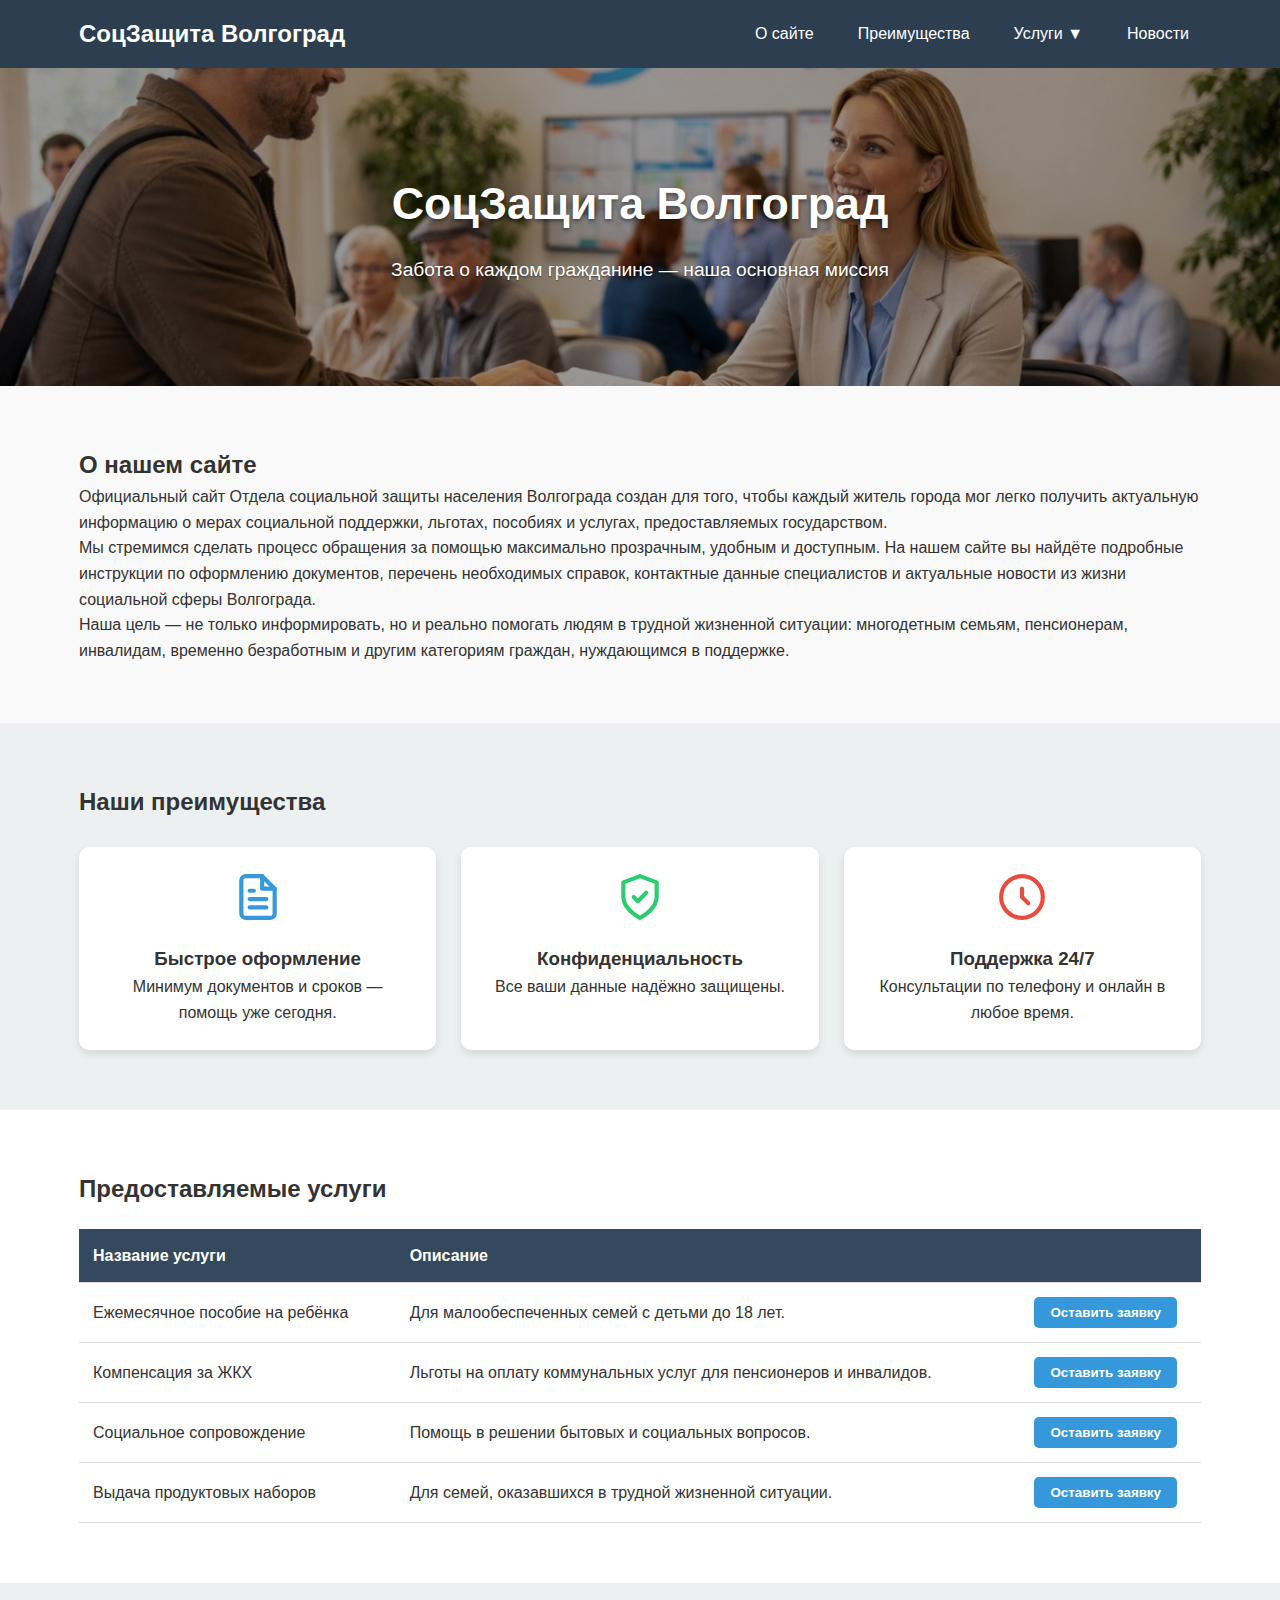
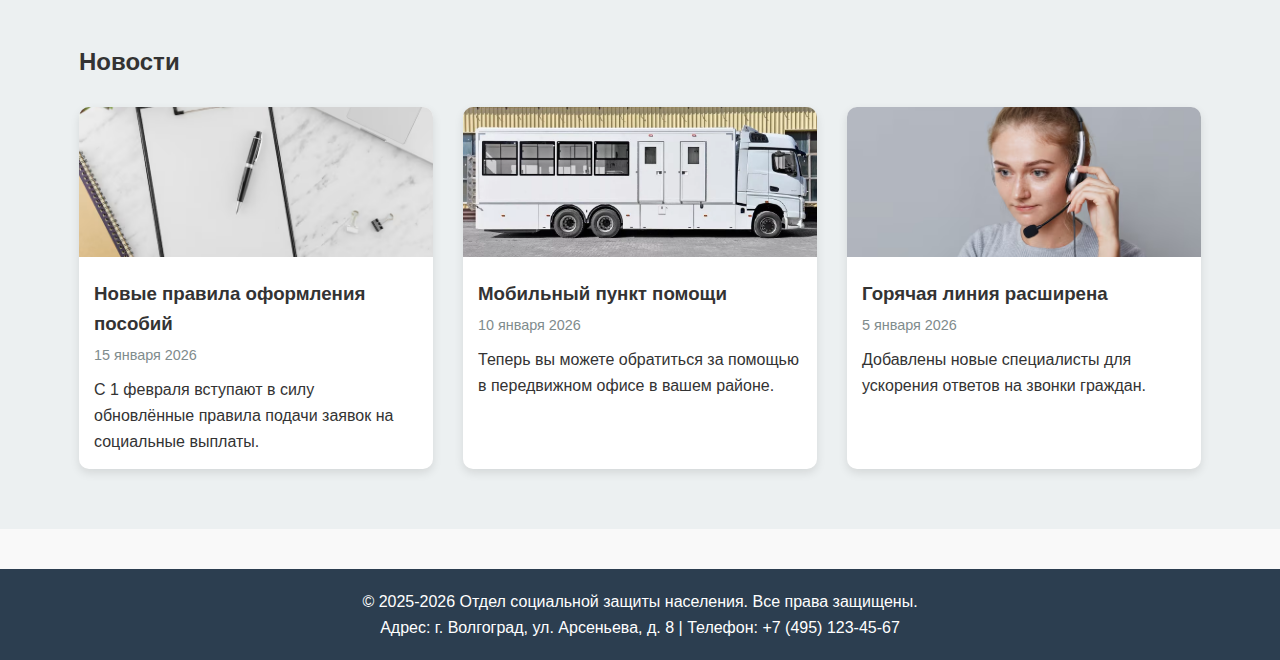
<file: index.html>
<!DOCTYPE html>
<html lang="ru">
<head>
  <meta charset="UTF-8" />
  <meta name="viewport" content="width=device-width, initial-scale=1.0"/>
  <title>Отдел социальной защиты</title>
  <link rel="stylesheet" href="style.css" />
</head>
<!-- Модальное окно заявки -->
<div id="modal" class="modal">
  <div class="modal-content">
    <span class="close">&times;</span>
    <h2 id="modal-title">Оставить заявку</h2>
    <p id="modal-description"></p>

    <form id="application-form">
      <label for="fullname">ФИО *</label>
      <input type="text" id="fullname" required>

      <label for="phone">Телефон *</label>
      <input type="tel" id="phone" required>

      <label for="email">Email</label>
      <input type="email" id="email">

      <label for="comment">Комментарий</label>
      <textarea id="comment" rows="3"></textarea>

      <button type="submit">Отправить заявку</button>
    </form>
  </div>
</div>
<body>

<!-- Навбар -->
<nav class="navbar">
  <div class="container">
    <div class="logo">СоцЗащита Волгоград</div>
    <div class="menu">
      <ul>
        <li><a href="#about">О сайте</a></li>
        <li><a href="#benefits">Преимущества</a></li>
        <li class="dropdown">
          <a href="#" class="dropbtn">Услуги ▼</a>
          <div class="dropdown-content">
            <a href="#services">Все услуги</a>
            <a href="#service1">Пособия</a>
            <a href="#service2">Льготы ЖКХ</a>
            <a href="#service3">Сопровождение</a>
          </div>
        </li>
        <li><a href="#news">Новости</a></li>
      </ul>
    </div>
  </div>
</nav>

<!-- Hero-заголовок с фоновым изображением -->
<header class="hero">
  <div class="container hero-content">
    <h1>СоцЗащита Волгоград</h1>
    <p>Забота о каждом гражданине — наша основная миссия</p>
  </div>
</header>

<!-- Информация о сайте -->
<section id="about" class="about section">
  <div class="container">
    <h2>О нашем сайте</h2>
    <p>
      Официальный сайт Отдела социальной защиты населения Волгограда создан для того, чтобы каждый житель города мог легко получить актуальную информацию о мерах социальной поддержки, льготах, пособиях и услугах, предоставляемых государством.
    </p>
    <p>
      Мы стремимся сделать процесс обращения за помощью максимально прозрачным, удобным и доступным. На нашем сайте вы найдёте подробные инструкции по оформлению документов, перечень необходимых справок, контактные данные специалистов и актуальные новости из жизни социальной сферы Волгограда.
    </p>
    <p>
      Наша цель — не только информировать, но и реально помогать людям в трудной жизненной ситуации: многодетным семьям, пенсионерам, инвалидам, временно безработным и другим категориям граждан, нуждающимся в поддержке.
    </p>
  </div>
</section>

<!-- Преимущества -->
<section id="benefits" class="benefits section">
  <div class="container">
    <h2>Наши преимущества</h2>
    <div class="benefits-grid">
      <div class="benefit-card">
        <div class="icon-placeholder">
          <!-- Иконка: документ/форма -->
          <svg width="50" height="50" viewBox="0 0 24 24" fill="none" xmlns="http://www.w3.org/2000/svg">
            <path d="M14 2H6C5.46957 2 4.96086 2.21071 4.58579 2.58579C4.21071 2.96086 4 3.46957 4 4V20C4 20.5304 4.21071 21.0391 4.58579 21.4142C4.96086 21.7893 5.46957 22 6 22H18C18.5304 22 19.0391 21.7893 19.4142 21.4142C19.7893 21.0391 20 20.5304 20 20V8L14 2Z" stroke="#3498db" stroke-width="2" stroke-linecap="round" stroke-linejoin="round"/>
            <path d="M14 2V8H20" stroke="#3498db" stroke-width="2" stroke-linecap="round" stroke-linejoin="round"/>
            <path d="M16 13H8" stroke="#3498db" stroke-width="2" stroke-linecap="round"/>
            <path d="M16 17H8" stroke="#3498db" stroke-width="2" stroke-linecap="round"/>
            <path d="M10 9H8" stroke="#3498db" stroke-width="2" stroke-linecap="round"/>
          </svg>
        </div>
        <h3>Быстрое оформление</h3>
        <p>Минимум документов и сроков — помощь уже сегодня.</p>
      </div>
      <div class="benefit-card">
        <div class="icon-placeholder">
          <!-- Иконка: щит (безопасность) -->
          <svg width="50" height="50" viewBox="0 0 24 24" fill="none" xmlns="http://www.w3.org/2000/svg">
            <path d="M12 22C12 22 20 18 20 12V5L12 2L4 5V12C4 18 12 22 12 22Z" stroke="#2ecc71" stroke-width="2" stroke-linecap="round" stroke-linejoin="round"/>
            <path d="M9 12L11 14L15 10" stroke="#2ecc71" stroke-width="2" stroke-linecap="round" stroke-linejoin="round"/>
          </svg>
        </div>
        <h3>Конфиденциальность</h3>
        <p>Все ваши данные надёжно защищены.</p>
      </div>
      <div class="benefit-card">
        <div class="icon-placeholder">
            <svg width="50" height="50" viewBox="0 0 24 24" fill="none" xmlns="http://www.w3.org/2000/svg">
              <path d="M12 22C17.5228 22 22 17.5228 22 12C22 6.47715 17.5228 2 12 2C6.47715 2 2 6.47715 2 12C2 17.5228 6.47715 22 12 22Z" stroke="#e74c3c" stroke-width="2"/>
              <path d="M12 8V12L15 15" stroke="#e74c3c" stroke-width="2" stroke-linecap="round" stroke-linejoin="round"/>
            </svg>
        </div>
        <h3>Поддержка 24/7</h3>
        <p>Консультации по телефону и онлайн в любое время.</p>
      </div>
    </div>
  </div>
</section>

  <!-- Услуги -->
<section id="services" class="services section">
  <div class="container">
    <h2>Предоставляемые услуги</h2>
    <table class="services-table">
      <thead>
        <tr>
          <th>Название услуги</th>
          <th>Описание</th>
          <th></th>
        </tr>
      </thead>
      <tbody>
        <tr id="service1">
          <td>Ежемесячное пособие на ребёнка</td>
          <td>Для малообеспеченных семей с детьми до 18 лет.</td>
          <td><button class="btn-apply">Оставить заявку</button></td>
        </tr>
        <tr id="service2">
          <td>Компенсация за ЖКХ</td>
          <td>Льготы на оплату коммунальных услуг для пенсионеров и инвалидов.</td>
          <td><button class="btn-apply">Оставить заявку</button></td>
        </tr>
        <tr id="service3">
          <td>Социальное сопровождение</td>
          <td>Помощь в решении бытовых и социальных вопросов.</td>
          <td><button class="btn-apply">Оставить заявку</button></td>
        </tr>
<tr id="service4">
  <td>Выдача продуктовых наборов</td>
  <td>Для семей, оказавшихся в трудной жизненной ситуации.</td>
  <td><button class="btn-apply">Оставить заявку</button></td>
</tr>
      </tbody>
    </table>
  </div>
</section>

  <!-- Новости -->
  <section id="news" class="news section">
    <div class="container">
      <h2>Новости</h2>
      <div class="news-grid">
        <div class="news-card">
          <img src="./news1.avif" alt="Новость 1">
          <h3>Новые правила оформления пособий</h3>
          <p class="date">15 января 2026</p>
          <p>С 1 февраля вступают в силу обновлённые правила подачи заявок на социальные выплаты.</p>
        </div>
        <div class="news-card">
          <img src="news2.webp" alt="Новость 2">
          <h3>Мобильный пункт помощи</h3>
          <p class="date">10 января 2026</p>
          <p>Теперь вы можете обратиться за помощью в передвижном офисе в вашем районе.</p>
        </div>
        <div class="news-card">
          <img src="news3.avif" alt="Новость 3">
          <h3>Горячая линия расширена</h3>
          <p class="date">5 января 2026</p>
          <p>Добавлены новые специалисты для ускорения ответов на звонки граждан.</p>
        </div>
      </div>
    </div>
  </section>

  <!-- Футер -->
  <footer class="footer">
    <div class="container">
      <p>&copy; 2025-2026 Отдел социальной защиты населения. Все права защищены.</p>
      <p>Адрес: г. Волгоград, ул. Арсеньева, д. 8 | Телефон: +7 (495) 123-45-67</p>
    </div>
  </footer>

  <script src="script.js"></script>
</body>
</html>
</file>
<file: style.css>
/* Общие стили */
* {
  margin: 0;
  padding: 0;
  box-sizing: border-box;
}

body {
  font-family: 'Segoe UI', Tahoma, Geneva, Verdana, sans-serif;
  line-height: 1.6;
  color: #333;
  background-color: #f9f9f9;
}

.container {
  width: 90%;
  max-width: 1200px;
  margin: 0 auto;
  padding: 0 15px;
}

.section {
  padding: 60px 0;
}

/* Навбар */
.navbar {
  background-color: #2c3e50;
  padding: 15px 0;
  position: sticky;
  top: 0;
  z-index: 1000;
}

.navbar .container {
  display: flex;
  justify-content: space-between;
  align-items: center;
}

.logo {
  color: white;
  font-size: 1.5rem;
  font-weight: bold;
}

.menu ul {
  display: flex;
  list-style: none;
  gap: 20px;
}

.menu a {
  color: white;
  text-decoration: none;
  padding: 8px 12px;
  border-radius: 4px;
  transition: background 0.3s;
}

.menu a:hover {
  background-color: #34495e;
}

/* Выпадающее меню */
.dropdown {
  position: relative;
}

.dropdown-content {
  display: none;
  position: absolute;
  background-color: #34495e;
  min-width: 160px;
  box-shadow: 0 8px 16px rgba(0,0,0,0.2);
  z-index: 1;
  border-radius: 4px;
}

.dropdown-content a {
  color: white;
  padding: 12px 16px;
  display: block;
  text-decoration: none;
}

.dropdown-content a:hover {
  background-color: #2c3e50;
}

.dropdown:hover .dropdown-content {
  display: block;
}

/* Hero с фоновым изображением */
.hero {
  background-image: url('./background.jpg');
  background-size: cover;
  background-position: center;
  background-repeat: no-repeat;
  background-color: #2c3e50; /* fallback */
  color: white;
  text-align: center;
  padding: 100px 0;
  position: relative;
}

.hero::before {
  content: '';
  position: absolute;
  top: 0;
  left: 0;
  width: 100%;
  height: 100%;
  background: rgba(0, 0, 0, 0.4); /* затемнение фона для читаемости текста */
  z-index: 1;
}

.hero-content {
  position: relative;
  z-index: 2;
}

.hero h1 {
  font-size: 2.8rem;
  margin-bottom: 15px;
  text-shadow: 0 2px 4px rgba(0,0,0,0.5);
}

.hero p {
  font-size: 1.2rem;
  max-width: 700px;
  margin: 0 auto;
  text-shadow: 0 1px 2px rgba(0,0,0,0.5);
}
/* Преимущества */
.benefits {
  background-color: #ecf0f1;
}

.benefits-grid {
  display: grid;
  grid-template-columns: repeat(auto-fit, minmax(250px, 1fr));
  gap: 25px;
  margin-top: 25px;
}

.benefit-card {
  background: white;
  padding: 25px;
  border-radius: 10px;
  box-shadow: 0 4px 8px rgba(0,0,0,0.1);
  text-align: center;
}

.icon-placeholder {
  margin-bottom: 15px;
}

/* Услуги */
.services {
  background-color: white;
}

/* Услуги — обновлённая таблица */
.services-table {
  width: 100%;
  border-collapse: collapse;
  margin-top: 20px;
}

.services-table th,
.services-table td {
  padding: 14px;
  text-align: left;
  border-bottom: 1px solid #ddd;
  vertical-align: middle;
}

.services-table th {
  background-color: #34495e;
  color: white;
}

/* Адаптация кнопок в ячейках */
.services-table td:last-child {
  text-align: center;
}

/* Кнопка "Оставить заявку" */
.btn-apply {
  background-color: #3498db;
  color: white;
  border: none;
  padding: 8px 16px;
  border-radius: 5px;
  cursor: pointer;
  font-weight: bold;
  transition: background-color 0.3s;
}

.btn-apply:hover {
  background-color: #2980b9;
}

/* Новости */
.news {
  background-color: #ecf0f1;
}

.news-grid {
  display: grid;
  grid-template-columns: repeat(auto-fit, minmax(300px, 1fr));
  gap: 30px;
  margin-top: 25px;
}

.news-card {
  background: white;
  border-radius: 10px;
  overflow: hidden;
  box-shadow: 0 4px 10px rgba(0,0,0,0.1);
}

.news-card img {
  width: 100%;
  height: 150px;
  object-fit: cover;
}

.news-card h3 {
  padding: 15px 15px 5px;
}

.news-card .date {
  color: #7f8c8d;
  font-size: 0.9rem;
  padding: 0 15px 10px;
}

.news-card p:last-of-type {
  padding: 0 15px 15px;
}

/* Футер */
.footer {
  background-color: #2c3e50;
  color: white;
  text-align: center;
  padding: 20px 0;
  margin-top: 40px;
}

/* Адаптивность */
@media (max-width: 768px) {
  .menu ul {
    flex-direction: column;
    gap: 5px;
  }

  .dropdown-content {
    position: static;
    box-shadow: none;
    background-color: #2c3e50;
  }

  .hero h1 {
    font-size: 1.8rem;
  }
}


/* Модальное окно */
.modal {
  display: none;
  position: fixed;
  z-index: 2000;
  left: 0;
  top: 0;
  width: 100%;
  height: 100%;
  background-color: rgba(0, 0, 0, 0.6);
}

.modal-content {
  background-color: white;
  margin: 5% auto;
  padding: 30px;
  border-radius: 10px;
  width: 90%;
  max-width: 600px;
  position: relative;
  animation: modalFadeIn 0.3s ease-out;
}

@keyframes modalFadeIn {
  from { opacity: 0; transform: translateY(-20px); }
  to { opacity: 1; transform: translateY(0); }
}

.close {
  position: absolute;
  right: 15px;
  top: 10px;
  font-size: 28px;
  font-weight: bold;
  color: #aaa;
  cursor: pointer;
}

.close:hover {
  color: #000;
}

.modal-content h2 {
  margin-bottom: 15px;
  color: #2c3e50;
}

.modal-content p {
  margin-bottom: 20px;
  color: #555;
}

.modal-content label {
  display: block;
  margin-top: 15px;
  font-weight: bold;
  color: #333;
}

.modal-content input,
.modal-content textarea {
  width: 100%;
  padding: 10px;
  margin-top: 5px;
  border: 1px solid #ccc;
  border-radius: 5px;
  font-family: inherit;
}

.modal-content button {
  margin-top: 20px;
  background-color: #3498db;
  color: white;
  border: none;
  padding: 12px 20px;
  border-radius: 5px;
  cursor: pointer;
  font-size: 1rem;
  font-weight: bold;
}

.modal-content button:hover {
  background-color: #2980b9;
}
</file>
